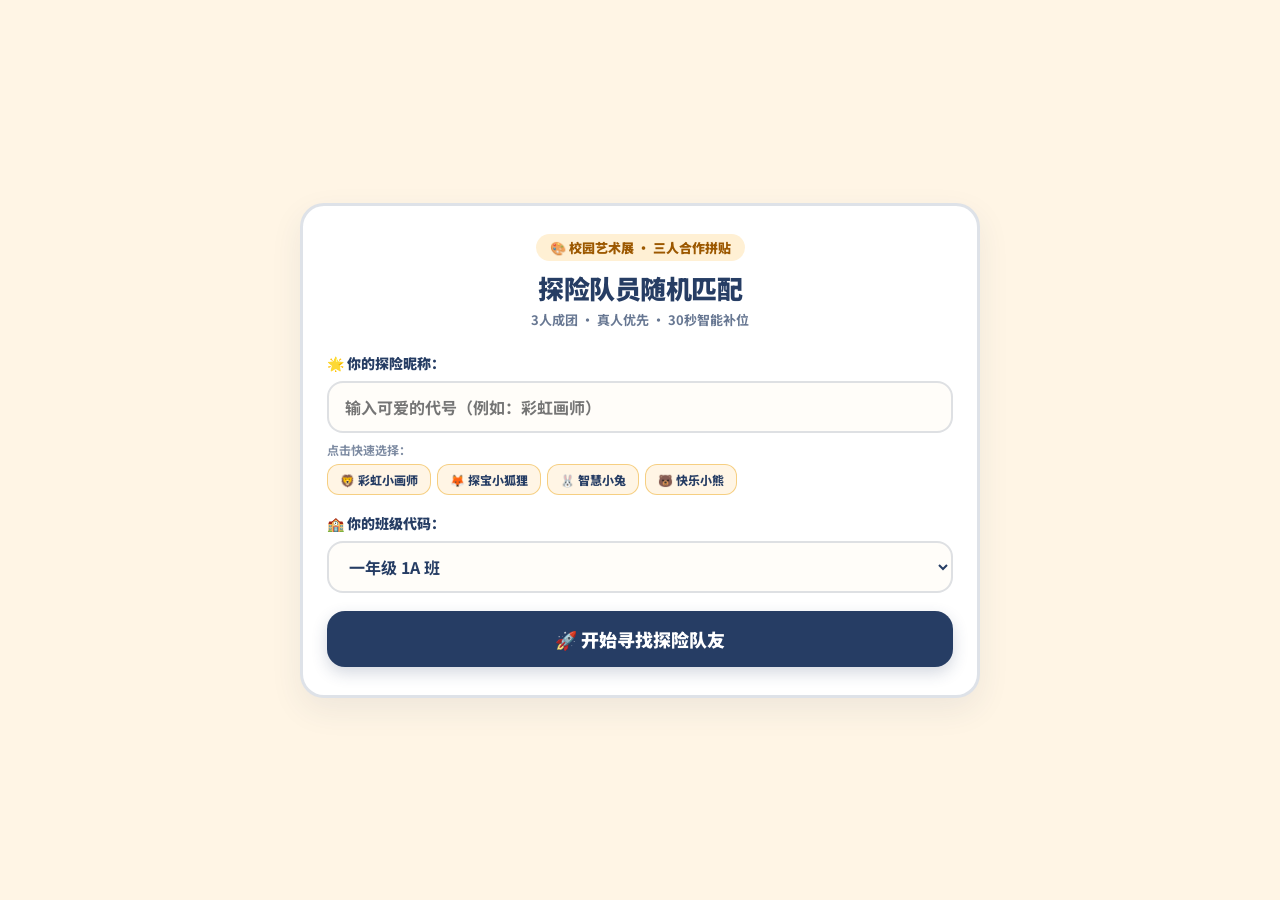
<file: google_sites_matching/Index.html>
<!DOCTYPE html>
<html lang="zh-CN">
<head>
  <meta charset="UTF-8">
  <meta name="viewport" content="width=device-width, initial-scale=1.0">
  <title>三人随机匹配系统 - 校园艺术展</title>
  <!-- 选用适合儿童的柔和字型 -->
  <link rel="preconnect" href="https://fonts.googleapis.com">
  <link rel="preconnect" href="https://fonts.gstatic.com" crossorigin>
  <link href="https://fonts.googleapis.com/css2?family=Noto+Sans+SC:wght@500;700;900&family=Plus+Jakarta+Sans:wght@600;800&display=swap" rel="stylesheet">
  <style>
    :root {
      --bg-cream: #FFF5E5;
      --navy: #263D64;
      --yellow: #F4C66A;
      --coral: #F28C75;
      --mint: #8CBF9E;
      --card-bg: #FFFFFF;
      --border: rgba(38, 61, 100, 0.15);
      --radius: 24px;
    }

    * {
      box-sizing: border-box;
      margin: 0;
      padding: 0;
      font-family: 'Noto Sans SC', 'Plus Jakarta Sans', sans-serif;
      -webkit-tap-highlight-color: transparent;
    }

    body {
      background-color: var(--bg-cream);
      background-image: radial-gradient(#F4C66A 0.6px, transparent 0.6px), radial-gradient(#8CBF9E 0.6px, var(--bg-cream) 0.6px);
      background-size: 24px 24px;
      background-position: 0 0, 12px 12px;
      color: var(--navy);
      min-height: 100vh;
      display: flex;
      align-items: center;
      justify-content: center;
      padding: 16px;
    }

    .container {
      width: 100%;
      max-width: 680px;
      background: var(--card-bg);
      border: 3px solid var(--border);
      border-radius: var(--radius);
      box-shadow: 0 12px 32px rgba(38, 61, 100, 0.08);
      padding: 28px 24px;
      position: relative;
      overflow: hidden;
    }

    /* 顶部标题区 */
    .header {
      text-align: center;
      margin-bottom: 24px;
    }

    .badge-sub {
      display: inline-flex;
      align-items: center;
      gap: 6px;
      background: #FFF0D4;
      color: #9C5800;
      font-size: 13px;
      font-weight: 900;
      padding: 4px 14px;
      border-radius: 999px;
      margin-bottom: 8px;
    }

    .header h1 {
      font-size: 26px;
      font-weight: 900;
      color: var(--navy);
      letter-spacing: -0.5px;
    }

    .header p {
      font-size: 13px;
      color: rgba(38, 61, 100, 0.7);
      margin-top: 4px;
      font-weight: 700;
    }

    /* 卡片通用样式 */
    .screen {
      display: none;
      animation: fadeIn 0.3s ease-in-out forwards;
    }

    .screen.active {
      display: block;
    }

    @keyframes fadeIn {
      from { opacity: 0; transform: translateY(6px); }
      to { opacity: 1; transform: translateY(0); }
    }

    /* 表单输入区 */
    .form-group {
      margin-bottom: 18px;
    }

    .form-label {
      display: block;
      font-size: 14px;
      font-weight: 900;
      margin-bottom: 8px;
      color: var(--navy);
    }

    .form-input, .form-select {
      width: 100%;
      height: 52px;
      padding: 0 16px;
      font-size: 16px;
      font-weight: 700;
      color: var(--navy);
      background: #FFFDF9;
      border: 2px solid var(--border);
      border-radius: 16px;
      outline: none;
      transition: all 0.2s;
    }

    .form-input:focus, .form-select:focus {
      border-color: var(--yellow);
      background: #FFFFFF;
      box-shadow: 0 0 0 4px rgba(244, 198, 106, 0.25);
    }

    /* 快捷昵称推荐胶囊 */
    .pills-label {
      font-size: 12px;
      font-weight: 700;
      color: rgba(38, 61, 100, 0.6);
      margin-top: 8px;
      margin-bottom: 6px;
    }

    .pills {
      display: flex;
      flex-wrap: wrap;
      gap: 6px;
    }

    .pill-btn {
      background: #FFF5E5;
      border: 1px solid rgba(244, 198, 106, 0.8);
      color: var(--navy);
      font-size: 12px;
      font-weight: 800;
      padding: 6px 12px;
      border-radius: 12px;
      cursor: pointer;
      transition: all 0.15s;
    }

    .pill-btn:hover {
      background: var(--yellow);
      transform: scale(1.03);
    }

    /* 主按键 */
    .btn-primary {
      width: 100%;
      height: 56px;
      background: var(--navy);
      color: #FFFFFF;
      border: none;
      border-radius: 18px;
      font-size: 18px;
      font-weight: 900;
      cursor: pointer;
      display: flex;
      align-items: center;
      justify-content: center;
      gap: 10px;
      box-shadow: 0 6px 16px rgba(38, 61, 100, 0.2);
      transition: all 0.2s;
      margin-top: 10px;
    }

    .btn-primary:hover {
      background: #1B2C49;
      transform: translateY(-2px);
      box-shadow: 0 8px 20px rgba(38, 61, 100, 0.25);
    }

    .btn-primary:active {
      transform: translateY(0);
    }

    .btn-secondary {
      width: 100%;
      height: 48px;
      background: transparent;
      color: var(--coral);
      border: 2px dashed rgba(242, 140, 117, 0.5);
      border-radius: 16px;
      font-size: 14px;
      font-weight: 800;
      cursor: pointer;
      margin-top: 12px;
      transition: all 0.15s;
    }

    .btn-secondary:hover {
      background: #FFF2EF;
      border-color: var(--coral);
    }

    /* 等待搜寻屏幕 (CASPER 设计) */
    .waiting-box {
      text-align: center;
      padding: 16px 0;
    }

    .radar-circle {
      width: 120px;
      height: 120px;
      margin: 0 auto 20px;
      background: #FFF0D4;
      border-radius: 50%;
      display: flex;
      align-items: center;
      justify-content: center;
      font-size: 48px;
      position: relative;
    }

    .radar-circle::before, .radar-circle::after {
      content: '';
      position: absolute;
      top: 0; left: 0; right: 0; bottom: 0;
      border-radius: 50%;
      border: 2px solid var(--yellow);
      animation: pulse 2s linear infinite;
    }

    .radar-circle::after {
      animation-delay: 1s;
    }

    @keyframes pulse {
      0% { transform: scale(1); opacity: 0.8; }
      100% { transform: scale(1.6); opacity: 0; }
    }

    /* 30 秒倒计时条 */
    .timer-wrap {
      max-width: 320px;
      margin: 0 auto 16px;
    }

    .timer-row {
      display: flex;
      justify-content: space-between;
      font-size: 13px;
      font-weight: 900;
      margin-bottom: 6px;
      color: var(--navy);
    }

    .progress-track {
      width: 100%;
      height: 12px;
      background: #EAEFF7;
      border-radius: 999px;
      overflow: hidden;
      border: 1px solid rgba(38, 61, 100, 0.1);
    }

    .progress-bar {
      height: 100%;
      width: 100%;
      background: linear-gradient(90deg, var(--mint), var(--yellow));
      border-radius: 999px;
      transition: width 1s linear;
    }

    .status-badge {
      display: inline-flex;
      align-items: center;
      gap: 6px;
      background: #EBF5EF;
      color: #2F6F47;
      padding: 6px 16px;
      border-radius: 999px;
      font-size: 13px;
      font-weight: 800;
      margin-bottom: 12px;
    }

    .waiting-tip {
      font-size: 12px;
      color: rgba(38, 61, 100, 0.6);
      font-weight: 700;
      line-height: 1.5;
    }

    /* 匹配成功屏幕 */
    .success-header {
      text-align: center;
      margin-bottom: 20px;
    }

    .team-badge {
      display: inline-block;
      background: var(--mint);
      color: white;
      font-size: 12px;
      font-weight: 900;
      padding: 4px 12px;
      border-radius: 12px;
      margin-bottom: 6px;
    }

    .members-grid {
      display: grid;
      grid-template-columns: repeat(3, 1fr);
      gap: 12px;
      margin-bottom: 20px;
    }

    @media (max-width: 540px) {
      .members-grid {
        grid-template-columns: 1fr;
      }
    }

    .member-card {
      background: #FFFDF9;
      border: 2px solid var(--border);
      border-radius: 20px;
      padding: 16px 12px;
      text-align: center;
      position: relative;
      transition: transform 0.2s;
    }

    .member-card.is-ai {
      border-color: #C3E0CE;
      background: #F8FCF9;
    }

    .member-card.is-me {
      border-color: var(--yellow);
      background: #FFFDF4;
      box-shadow: 0 4px 12px rgba(244, 198, 106, 0.2);
    }

    .type-tag {
      position: absolute;
      top: 8px;
      right: 8px;
      font-size: 10px;
      font-weight: 900;
      padding: 2px 8px;
      border-radius: 999px;
    }

    .tag-human {
      background: #E8F0FE;
      color: #1967D2;
    }

    .tag-ai {
      background: #E6F4EA;
      color: #137333;
    }

    .tag-me {
      background: var(--yellow);
      color: var(--navy);
    }

    .member-avatar {
      width: 56px;
      height: 56px;
      margin: 4px auto 8px;
      background: #FFFFFF;
      border-radius: 50%;
      border: 2px solid var(--border);
      display: flex;
      align-items: center;
      justify-content: center;
      font-size: 28px;
      box-shadow: 0 2px 6px rgba(0,0,0,0.04);
    }

    .member-name {
      font-size: 14px;
      font-weight: 900;
      color: var(--navy);
      margin-bottom: 4px;
      white-space: nowrap;
      overflow: hidden;
      text-overflow: ellipsis;
    }

    .member-role {
      display: inline-block;
      font-size: 11px;
      font-weight: 800;
      background: #FFF0D4;
      color: #8C4D00;
      padding: 2px 10px;
      border-radius: 8px;
      margin-bottom: 8px;
    }

    .ai-bubble {
      font-size: 11px;
      font-weight: 700;
      color: #2F6F47;
      background: #EBF5EF;
      padding: 6px 8px;
      border-radius: 10px;
      line-height: 1.4;
      text-align: left;
    }

    /* 错误提示框 */
    .toast-error {
      background: #FDE8E8;
      border: 1px solid #F98080;
      color: #9B1C1C;
      font-size: 13px;
      font-weight: 800;
      padding: 10px 14px;
      border-radius: 14px;
      margin-bottom: 14px;
      display: none;
    }
  </style>
</head>
<body>

  <div class="container">
    <!-- 顶部标题 -->
    <div class="header">
      <div class="badge-sub">🎨 校园艺术展 · 三人合作拼贴</div>
      <h1>探险队员随机匹配</h1>
      <p>3人成团 · 真人优先 · 30秒智能补位</p>
    </div>

    <!-- 错误通知条 -->
    <div id="errorToast" class="toast-error"></div>

    <!-- ================= 屏幕 1：信息填写与开始匹配 ================= -->
    <div id="screenEntry" class="screen active">
      <div class="form-group">
        <label class="form-label" for="txtNickname">🌟 你的探险昵称：</label>
        <input type="text" id="txtNickname" class="form-input" placeholder="输入可爱的代号（例如：彩虹画师）" maxlength="12" />
        
        <div class="pills-label">点击快速选择：</div>
        <div class="pills">
          <button type="button" class="pill-btn" onclick="selectQuickNick('彩虹小画师')">🦁 彩虹小画师</button>
          <button type="button" class="pill-btn" onclick="selectQuickNick('探宝小狐狸')">🦊 探宝小狐狸</button>
          <button type="button" class="pill-btn" onclick="selectQuickNick('智慧小兔')">🐰 智慧小兔</button>
          <button type="button" class="pill-btn" onclick="selectQuickNick('快乐小熊')">🐻 快乐小熊</button>
        </div>
      </div>

      <div class="form-group">
        <label class="form-label" for="selClassCode">🏫 你的班级代码：</label>
        <select id="selClassCode" class="form-select">
          <option value="1A">一年级 1A 班</option>
          <option value="1B">一年级 1B 班</option>
          <option value="1C">一年级 1C 班</option>
          <option value="1D">一年级 1D 班</option>
        </select>
      </div>

      <button type="button" class="btn-primary" onclick="handleStartMatch()">
        <span>🚀 开始寻找探险队友</span>
      </button>
    </div>

    <!-- ================= 屏幕 2：30秒后台等待匹配中 ================= -->
    <div id="screenWaiting" class="screen">
      <div class="waiting-box">
        <div class="radar-circle">🔍</div>

        <div class="timer-wrap">
          <div class="timer-row">
            <span>正在匹配同班同学...</span>
            <span id="lblCountdown">30 秒</span>
          </div>
          <div class="progress-track">
            <div id="progressBar" class="progress-bar"></div>
          </div>
        </div>

        <div class="status-badge">
          <span>👥</span>
          <span id="lblWaitingCount">班级等待队伍中已有 1 人</span>
        </div>

        <p class="waiting-tip">
          提示：系统优先寻找真人同学。若 30 秒内人数不足，<br>AI 伙伴将自动进组补齐三人，绝不耽误你的探险！
        </p>

        <button type="button" class="btn-secondary" onclick="handleCancelMatch()">
          ✕ 退出等待队列
        </button>
      </div>
    </div>

    <!-- ================= 屏幕 3：匹配成功与组员展示 ================= -->
    <div id="screenSuccess" class="screen">
      <div class="success-header">
        <div class="team-badge" id="lblTeamBadge">小队组建成功</div>
        <h2 style="font-size: 22px; font-weight: 900; color: var(--navy);" id="lblTeamTitle">
          🎉 恭喜！三人探险小队集合完毕！
        </h2>
        <p style="font-size: 12px; color: rgba(38,61,100,0.7); font-weight: 700; margin-top: 4px;">
          你们已经分配好各自的核心合作职责，准备一起开始创作吧！
        </p>
      </div>

      <!-- 三名组员卡片 (1行3列) -->
      <div class="members-grid" id="membersContainer">
        <!-- 由 JavaScript 动态渲染三名组员 -->
      </div>

      <button type="button" class="btn-primary" onclick="handleEnterStudio()">
        <span>🎨 进入三人艺术工作室</span>
      </button>
    </div>

  </div>

  <script>
    // 状态保持 (localStorage 记忆已登录的匿名 ID，支持页面刷新)
    const STORAGE_KEY = 'gs_lost_art_student';
    let currentStudentId = localStorage.getItem(STORAGE_KEY) || '';
    let currentClassCode = '1A';
    let currentNickname = '';
    let pollInterval = null;

    // 初始化检查
    window.addEventListener('DOMContentLoaded', () => {
      // 检查是否有缓存昵称
      const cached = localStorage.getItem('gs_student_profile');
      if (cached) {
        try {
          const prof = JSON.parse(cached);
          if (prof.nickname) document.getElementById('txtNickname').value = prof.nickname;
          if (prof.classCode) document.getElementById('selClassCode').value = prof.classCode;
        } catch(e){}
      }
    });

    function selectQuickNick(name) {
      document.getElementById('txtNickname').value = name;
    }

    function showError(msg) {
      const toast = document.getElementById('errorToast');
      toast.innerText = msg;
      toast.style.display = 'block';
      setTimeout(() => { toast.style.display = 'none'; }, 4000);
    }

    function switchScreen(screenId) {
      document.querySelectorAll('.screen').forEach(s => s.classList.remove('active'));
      document.getElementById(screenId).classList.add('active');
    }

    // 1. 开始寻找队友
    function handleStartMatch() {
      const nick = document.getElementById('txtNickname').value.trim();
      const cls = document.getElementById('selClassCode').value;

      if (!nick) {
        showError('请先输入一个可爱的探险昵称哦！');
        return;
      }

      currentNickname = nick;
      currentClassCode = cls;
      localStorage.setItem('gs_student_profile', JSON.stringify({ nickname: nick, classCode: cls }));

      switchScreen('screenWaiting');
      updateTimerUI(30);

      // 调用 Google Apps Script 后端加入等待队列
      if (typeof google !== 'undefined' && google.script && google.script.run) {
        google.script.run
          .withSuccessHandler(onJoinSuccess)
          .withFailureHandler(onApiError)
          .apiJoinQueue(nick, cls, currentStudentId);
      } else {
        // 本地环境模拟 (供离线调试)
        console.warn('Google Script 宿主环境未检测到，启动本地模拟演示');
        simulateLocalMatch();
      }
    }

    // 2. 加入队列响应
    function onJoinSuccess(res) {
      if (!res.success) {
        showError(res.error || '加入队列失败，请重试');
        switchScreen('screenEntry');
        return;
      }

      currentStudentId = res.studentId;
      localStorage.setItem(STORAGE_KEY, currentStudentId);

      if (res.status === 'MATCHED' && res.group) {
        renderGroup(res.group);
      } else {
        // 进入轮询检测
        updateTimerUI(res.remainingSeconds, res.waitingCount);
        startPolling();
      }
    }

    // 3. 轮询心跳检查
    function startPolling() {
      clearInterval(pollInterval);
      pollInterval = setInterval(() => {
        if (typeof google !== 'undefined' && google.script && google.script.run) {
          google.script.run
            .withSuccessHandler(onPollSuccess)
            .withFailureHandler(onApiError)
            .apiPollMatchStatus(currentStudentId, currentClassCode);
        }
      }, 2500); // 每 2.5 秒与后台同步一次真实时间与匹配状态
    }

    function onPollSuccess(res) {
      if (!res.success) return;

      if (res.status === 'MATCHED' && res.group) {
        clearInterval(pollInterval);
        renderGroup(res.group);
      } else if (res.status === 'WAITING') {
        updateTimerUI(res.remainingSeconds, res.waitingCount);
      } else if (res.status === 'CANCELLED') {
        clearInterval(pollInterval);
        switchScreen('screenEntry');
      }
    }

    function updateTimerUI(remainingSec, waitingCount) {
      const rem = Math.max(0, remainingSec || 0);
      document.getElementById('lblCountdown').innerText = rem + ' 秒';
      
      const pct = (rem / 30) * 100;
      document.getElementById('progressBar').style.width = pct + '%';

      if (waitingCount !== undefined) {
        document.getElementById('lblWaitingCount').innerText = '当前同班共有 ' + waitingCount + ' 名同学在等待';
      }
    }

    // 4. 取消匹配
    function handleCancelMatch() {
      clearInterval(pollInterval);
      if (typeof google !== 'undefined' && google.script && google.script.run) {
        google.script.run.apiCancelQueue(currentStudentId);
      }
      switchScreen('screenEntry');
    }

    // 5. 渲染成团结果
    function renderGroup(group) {
      switchScreen('screenSuccess');

      document.getElementById('lblTeamBadge').innerText = group.classCode + ' 班 · 第 ' + (group.groupId.slice(-4)) + ' 小组';

      const container = document.getElementById('membersContainer');
      container.innerHTML = '';

      group.members.forEach(m => {
        const isMe = (m.studentId === currentStudentId);
        const card = document.createElement('div');
        card.className = 'member-card ' + (m.isAi ? 'is-ai' : '') + ' ' + (isMe ? 'is-me' : '');

        let tagHtml = '';
        if (isMe) {
          tagHtml = '<span class="type-tag tag-me">我自己</span>';
        } else if (m.isAi) {
          tagHtml = '<span class="type-tag tag-ai">🤖 AI队友</span>';
        } else {
          tagHtml = '<span class="type-tag tag-human">真人同学</span>';
        }

        let aiBubbleHtml = '';
        if (m.isAi && m.prompt) {
          aiBubbleHtml = `<div class="ai-bubble">💬 "${m.prompt}"</div>`;
        }

        card.innerHTML = `
          ${tagHtml}
          <div class="member-avatar">${m.avatar || '🦁'}</div>
          <div class="member-name" title="${m.nickname}">${m.nickname}</div>
          <div class="member-role">${m.role}</div>
          ${aiBubbleHtml}
        `;
        container.appendChild(card);
      });
    }

    // 6. 前往工作室
    function handleEnterStudio() {
      alert('已确认三人小组！准备跳转至 Google Sites 合作画布页面或 Google Slides 协同拼贴！');
    }

    function onApiError(err) {
      showError('网络连接稍有迟缓，请稍候... (' + err + ')');
    }

    // 本地快速预览模拟 (当未在 Apps Script 容器中打开时)
    function simulateLocalMatch() {
      let timeLeft = 30;
      const simTimer = setInterval(() => {
        timeLeft -= 2;
        updateTimerUI(timeLeft, 1);
        if (timeLeft <= 0) {
          clearInterval(simTimer);
          renderGroup({
            groupId: 'GRP_1A_DEMO',
            classCode: currentClassCode,
            members: [
              { studentId: currentStudentId || 'me', nickname: currentNickname || '小狮子画师', role: '聆听员', avatar: '🦁', isAi: false },
              { studentId: 'ai_pencil', nickname: 'AI小助手·笔宝', role: '记录员', avatar: '✏️', isAi: true, prompt: '别慌，我来做记录员，听到什么用品我就帮你记好！' },
              { studentId: 'ai_ruler', nickname: 'AI伙伴·尺宝', role: '报告员', avatar: '📏', isAi: true, prompt: '我是报告员，我们一起细心分工，准备展示我们的拼贴画！' }
            ]
          });
        }
      }, 1000);
    }
  </script>
</body>
</html>
</file>
